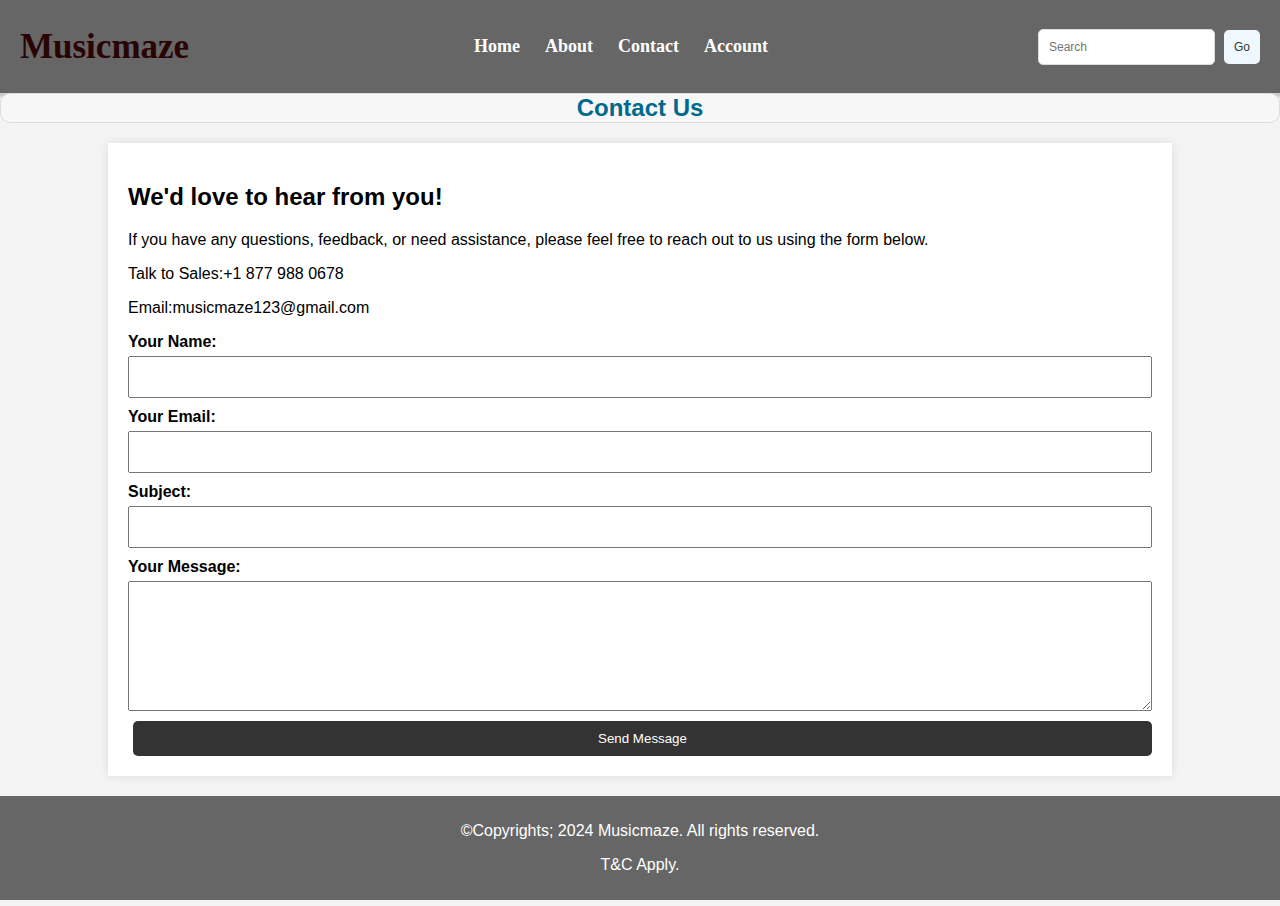
<file: contact.html>
<!DOCTYPE html>
<html lang="en">
<head>
    <meta charset="UTF-8">
    <meta http-equiv="X-UA-Compatible" content="IE=edge">
    <meta name="viewport" content="width=device-width, initial-scale=1.0">
    <title>Contact Us - Your eCommerce Site</title>
    <link rel="stylesheet" type="text/css" href="contact.css">
    
</head>
<body>

<header>
    <nav class="navbar">
        <div class="navdiv">
          <div class="logo"><a href="#">Musicmaze</a></div>
      <ul class="menu">
        <li><a href="index.html">Home</a></li>
        <li><a href="about.html">About</a></li>
        <li><a href="contact.html">Contact</a></li>
        <li><a href="login.html">Account</a></li>  
      </ul>
      <div class="search">
        <form>
          <input type="search" placeholder="Search">
          <button type="submit">Go</button>
        </form>
      </div>
        </div>
      </div>
</header>
<h1> Contact Us</h1>
<div class="container">
    <h2>We'd love to hear from you!</h2>
    <p>If you have any questions, feedback, or need assistance, please feel free to reach out to us using the form below.</p>
    <p>Talk to Sales:+1 877 988 0678 </p>
    <p>Email:musicmaze123@gmail.com</p>
    
    <form class="contact-form" action="/submit_form" method="POST">
        <label for="name">Your Name:</label>
        <input type="text" id="name" name="name" required>
        
        <label for="email">Your Email:</label>
        <input type="email" id="email" name="email" required>
        
        <label for="subject">Subject:</label>
        <input type="text" id="subject" name="subject" required>
        
        <label for="message">Your Message:</label>
        <textarea id="message" name="message" rows="6" required></textarea>
        
        <button type="submit">Send Message</button>
    </form>
</div>

<footer>
    <p>&copyCopyrights; 2024 Musicmaze. All rights reserved.</p>
    <p>T&C Apply.</p>
</footer>

</body>
</html>
</file>
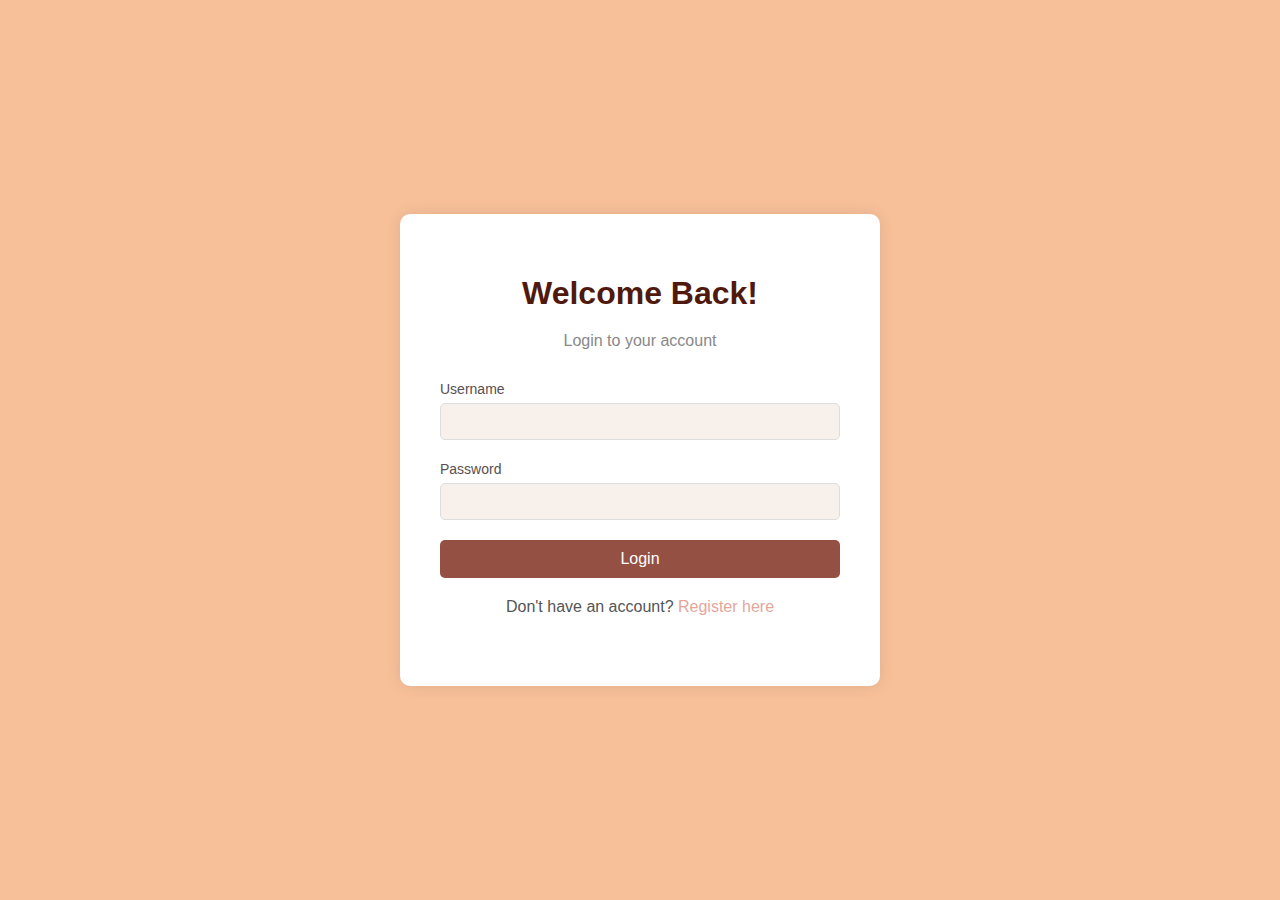
<file: login.html>
<!DOCTYPE html>
<html lang="en">
<head>
    <meta charset="UTF-8">
    <meta http-equiv="X-UA-Compatible" content="IE=edge">
    <meta name="viewport" content="width=device-width, initial-scale=1.0">
    <title>Login page</title>
    <link rel="stylesheet" href="login.css">
</head>
<body>
    <div class="login-container">
        <h1>Welcome Back!</h1>
        <p>Login to your account</p>
        <form action="index.html">
            <div class="input-group">
                <label for="username">Username</label>
                <input type="text" id="username" name="username" required>
            </div>
            <div class="input-group">
                <label for="password">Password</label>
                <input type="password" id="password" name="password" required>
            </div>
            <div class="input-group">
                <button type="submit">Login</button>
            </div>
            <p class="register">Don't have an account? <a href="register.html">Register here</a></p>
        </form>
    </div>
</body>
</html>
</file>
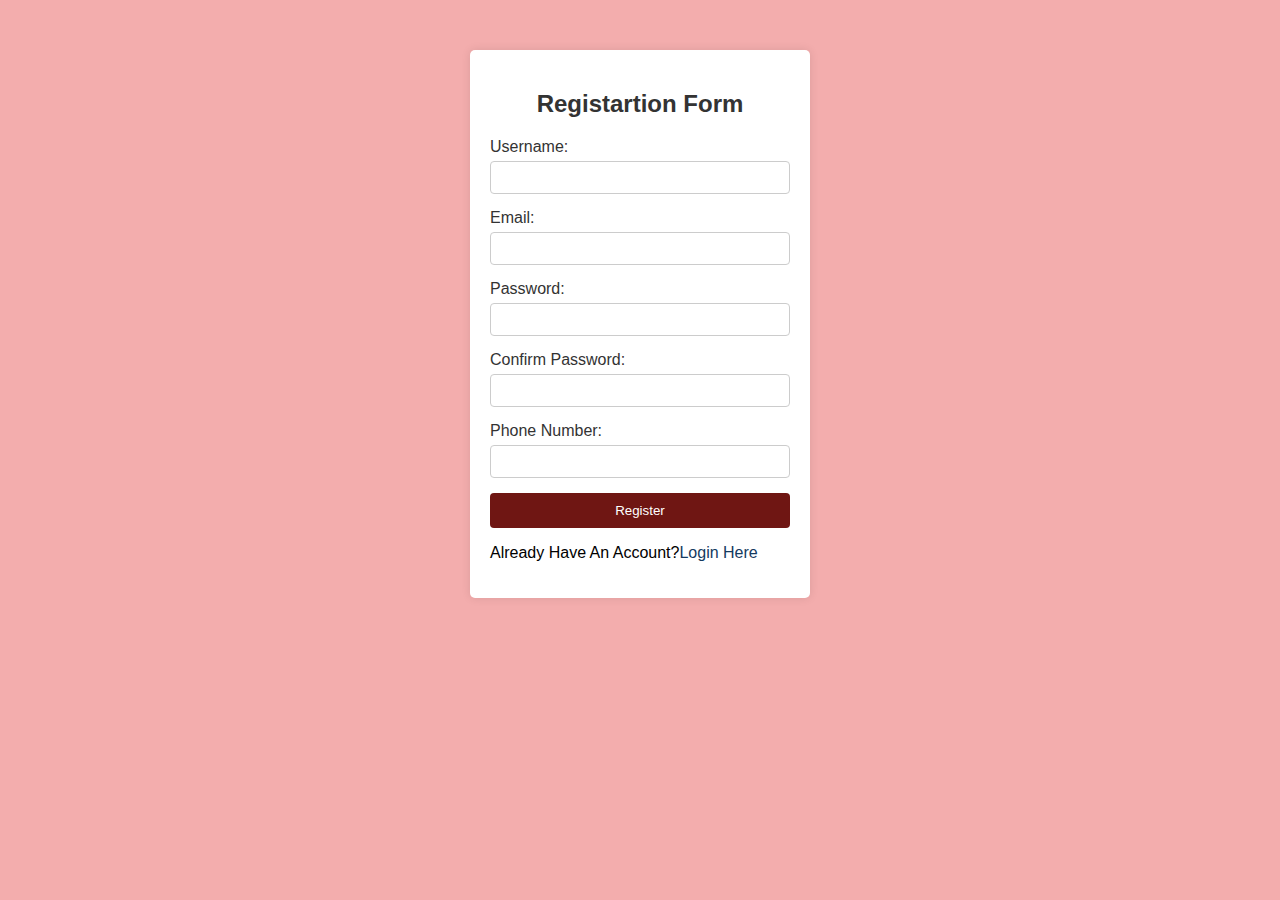
<file: register.html>
<!DOCTYPE html>
<html lang="en">
<head>
    <meta charset="UTF-8">
    <meta http-equiv="X-UA-Compatible" content="IE=edge">
    <meta name="viewport" content="width=device-width, initial-scale=1.0">
    <title>registrationForm</title>
    <style>
body {
    font-family: Arial, sans-serif;
    background-color: #f3adad;
    margin: 0;
    padding: 0;
}

.container {
    width: 300px;
    margin: 50px auto;
    padding: 20px;
    background-color: #fff;
    box-shadow: 0px 0px 10px rgba(0, 0, 0, 0.1);
    border-radius: 5px;
    justify-content: center;
}

h2 {
    text-align: center;
    color: #333;
}

.form-group {
    margin-bottom: 15px;
}

label {
    display: block;
    margin-bottom: 5px;
    color: #333;
}

input[type="text"],
input[type="email"],
input[type="password"],
input[type="tel"]
 {
    width: 100%;
    padding: 8px;
    box-sizing: border-box;
    border: 1px solid #ccc;
    border-radius: 4px;
}
button {
    width: 100%;
    padding: 10px;
    background-color: #6f1613;
    color: white;
    border: none;
    border-radius: 4px;
    cursor: pointer;
}

button:hover {
    background-color: #143a5f;
}
form a:hover{
text-decoration:underline;
color:#6f1613;
}
form a{
    text-decoration: none;
    color:#143a5f;
}


    </style>
</head>
<body>
    <div class="container">
        <h2>Registartion Form</h2>
        <form id="registrationForm" onsubmit="return validateForm()" action="success.html">
            <div class="form-group">
                <label for="username">Username:</label>
                <input type="text" id="username" name="username" required>
            </div>

            <div class="form-group">
                <label for="email">Email:</label>
                <input type="email" id="email" name="email" required>
            </div>

            <div class="form-group">
                <label for="password">Password:</label>
                <input type="password" id="password" name="password" required>
            </div>

            <div class="form-group">
                <label for="confirmPassword">Confirm Password:</label>
                <input type="password" id="confirmPassword" name="confirmPassword" required>
            </div>
            <div class="form-group">
                <label for="phonenumber">Phone Number:</label>
                <input type="tel" id="phonenumber" name="phonenumber" required>
            </div>

            <button type="submit">Register</button>
            <p>Already Have An Account?<a href="login.html">Login Here</a></p>
        </form>
    </div>
</body>
</html>
</file>
<file: contact.css>
body {
    font-family: Arial, sans-serif;
    margin: 0;
    padding: 0;
    background-color: #f4f4f4;
}
*{
    text-decoration: none;
  }
  h1 {
    color: #00698f;
    font-family: Arial, sans-serif;
    font-size: 150%;
    font-weight: bold;
    text-align: center;
    margin: 20px 0;
    padding: 10px;
    background-color: #f7f7f7;
    border: 1px solid #ddd;
    border-radius: 10px;
  }
  
  .navbar{
   background-color: #666; font-family: calibri; padding: 20px;box-shadow: 0px 2px 2px 2px rgba(204,203,203);
  }
  .navdiv{
    display: flex; align-items:center; justify-content: space-between;
  }
  .logo a{
    font-size: 35px; font-weight: 600; color: rgb(42, 4, 4);;
  }
  li{
    list-style: none; display: inline-block;
  }
  li a{
    color: white; font-size: 18px; font-weight: bold; margin-right: 25px;transition: 0.3s ease;
  }
  button{
    background-color: grey; margin-left: 5px; border-radius: 5px; padding: 3px; width: 10x;
  }
  button a{
    color: white; font-weight: bold; font-size: 15px;
  }
  .menu
  {
  display:flex;
  align-items:right;
  }
  .menu li a:hover{
    color:black;
    border-bottom: 2px solid black;
  }
  .search{
    display:inline-block;
    align-items: center;
    margin-right: 0;
  }
  .search input{
    padding: 10px;border: 1px solid#ddd; outline: none; border-radius: 5px; font-size:12px;
  }
  .search input:hover{
    border:2px solid black;
  }
  .search button{
    padding:10px; background-color: aliceblue;border: none; border-radius:5px; color:#333;font-size: 12px;cursor:pointer;
  
  }
  .search button:hover{
    background-color:#ccc; border:2px solid black;
  }
h1 {
    margin: 0;
    padding: 0;
    font-size: 24px;
}
.container {
    width: 80%;
    margin: 20px auto;
    background: #fff;
    padding: 20px;
    box-shadow: 0 0 10px rgba(0,0,0,0.1);
}
.contact-form {
    display: flex;
    flex-direction: column;
}
.contact-form label {
    margin-bottom: 5px;
    font-weight: bold;
}
.contact-form input, .contact-form textarea {
    margin-bottom: 10px;
    padding: 10px;
    font-size: 16px;
    width: 100%;
    box-sizing: border-box;
}
.contact-form button {
    padding: 10px;
    background-color: #333;
    color: #fff;
    border: none;
    cursor: pointer;
}
.contact-form button:hover {
    background-color: #555;
}
footer {
     background-color: #666;
    color: #fff;
    text-align: center;
    padding: 10px 0;
    margin-top: 20px; 
    
}
</file>
<file: login.css>
body {
    margin: 0;
    padding: 0;
    font-family: Arial, sans-serif;
    background-color: #f7c099; /* Light beige background */
    display: flex;
    justify-content: center;
    align-items: center;
    height: 100vh;
}

.login-container {
    background-color: #ffffff;
    padding: 40px;
    border-radius: 10px;
    box-shadow: 0 0 15px rgba(0, 0, 0, 0.1);
    width: 100%;
    max-width: 400px;
    text-align: center;
}

h1 {
    margin-bottom: 20px;
    color: #4f190e; /* Soft pink color */
}

p {
    margin-bottom: 30px;
    color: #888888;
}

.input-group {
    margin-bottom: 20px;
    text-align: left;
}

label {
    font-size: 14px;
    color: #584e4e;
}

input[type="text"],
input[type="password"] {
    width: 100%;
    padding: 10px;
    margin-top: 5px;
    border: 1px solid #dddddd;
    border-radius: 5px;
    box-sizing: border-box;
    background-color: #f7f0eb;
}

button {
    width: 100%;
    padding: 10px;
    background-color: #945042; /* Soft pink color */
    border: none;
    border-radius: 5px;
    color: white;
    font-size: 16px;
    cursor: pointer;
    transition: background-color 0.3s ease;
}

button:hover {
    background-color: #3c1f19; /* Darker pink on hover */
}

.register {
    margin-top: 20px;
    color: #555555;
}

.register a {
    color: #e4a69a;
    text-decoration: none;
}

.register a:hover {
    text-decoration:underline;
    color:#4f190e;
}
</file>
